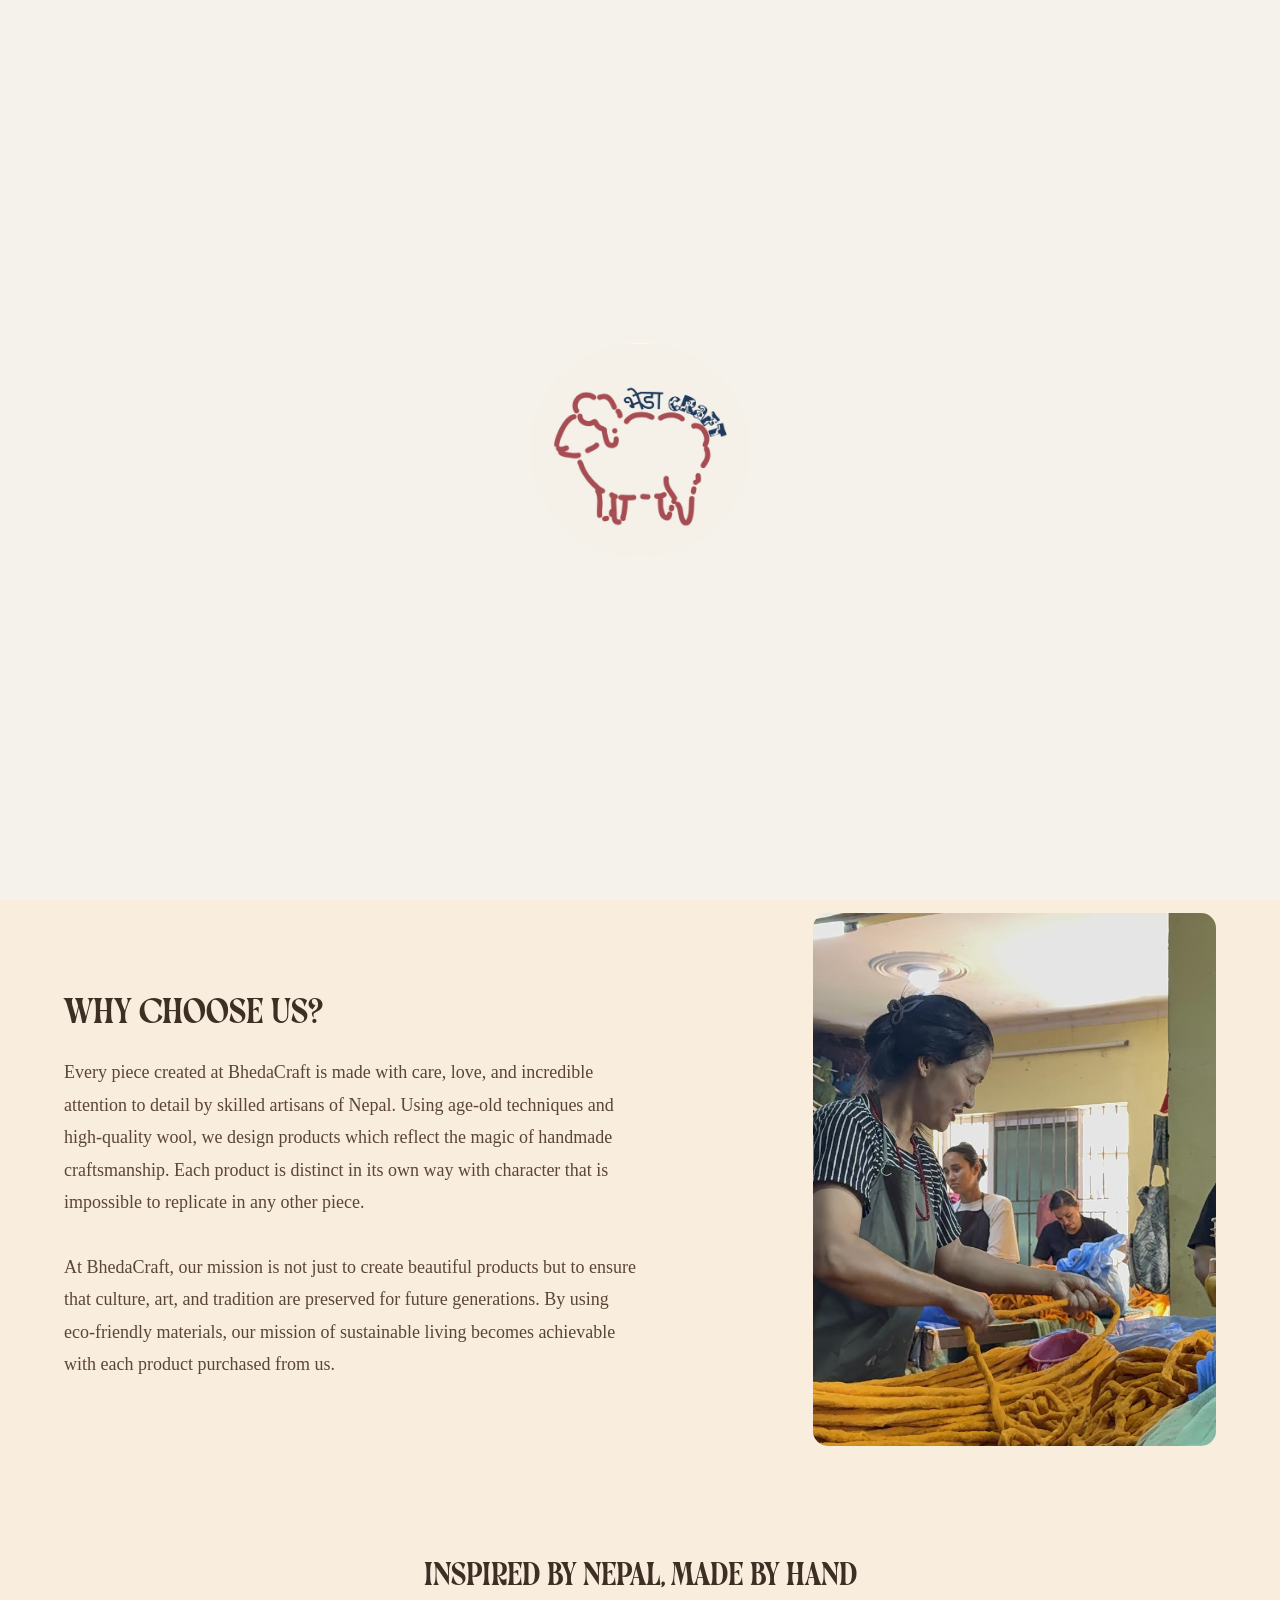
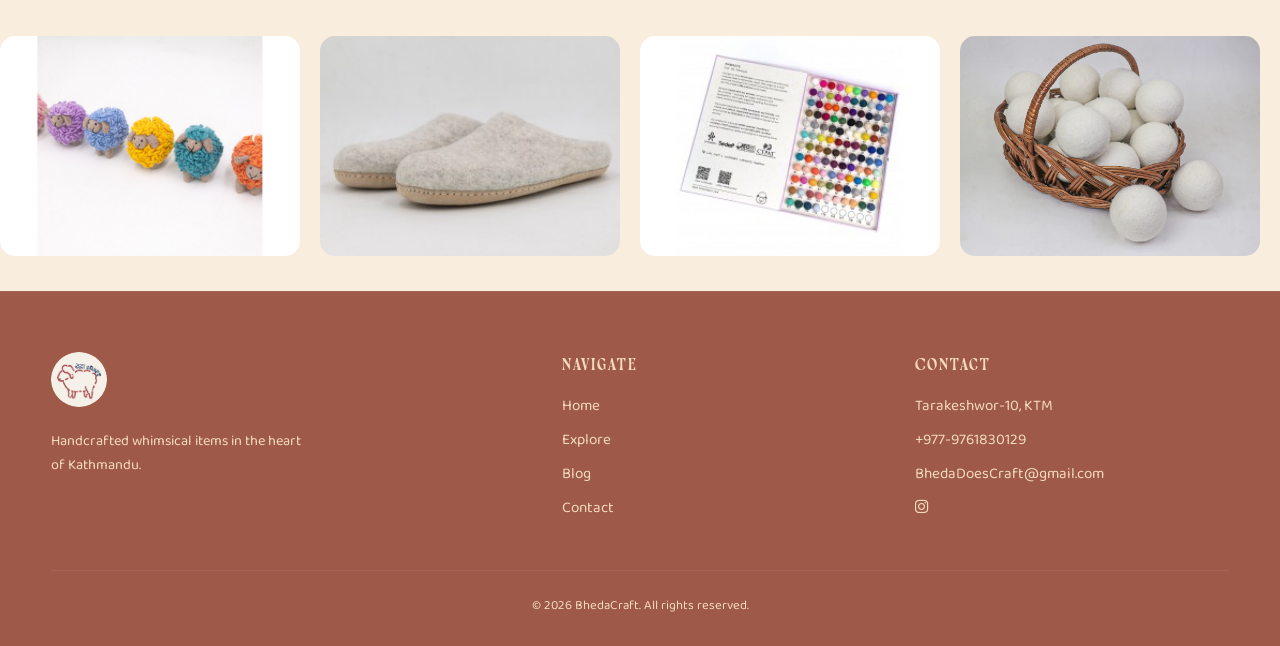
<file: index.html>
<!DOCTYPE html>
    <html lang="en">
    <head>
    <meta charset="utf-8">
    <meta name="viewport" content="width=device-width, initial-scale=1">
    <meta name="description" content="Home page of website">
    <title>BhedaCraft</title>
    <link rel="stylesheet" href="https://cdnjs.cloudflare.com/ajax/libs/font-awesome/6.7.2/css/all.min.css">
    
    <!-- Google Fonts -->
    <link rel="preconnect" href="https://fonts.googleapis.com">
    <link rel="preconnect" href="https://fonts.gstatic.com" crossorigin>
    <link href="https://fonts.googleapis.com/css2?family=Baloo+2:wght@400;600;700;800&display=swap" rel="stylesheet">
    <link rel="stylesheet" href="style.css">
    <script src="script.js"></script>
    <style>
        * {
        margin: 0;
        padding: 0;
        box-sizing: border-box;
    }
   
        .heroButtons{
            display: flex;
            gap: 20px;
        }
        
        .heroLink{
            display: inline-block;
            background:  #FFF8F0;
            color: #5B342C;
            text-decoration: none;
            padding: 15px 35px;
            border-radius: 30px;
            font-size: 18px;
            font-weight: bold;
            transition: 0.3s;
            border: none;    
        }
        .heroLink:hover{
            background-color:#F1DFC9;
        }
        .why{
            width:90%;
            margin:60px auto;
            display:flex;
            align-items:center;
            justify-content:space-between;
            gap:50px;
        }

        .why-text{
            width:50%;
        }

        .why-text h2{
            font-family: 'Fisterra Fora', sans-serif;
            color:#3E2F24;
            font-size:36px;
            margin-bottom:15px;
        }

        .why-text p{
            color:#5B4636;
            line-height:1.8;
            font-size:18px;
            font-family: 'Baboo 2', cursive;
        }

        .why-image{
            width:35%;  
            
        }

        .why-image img{
            width:100%;
            border-radius:15px;
        }
    </style>

</head>
<body>
    <div id="loader">
        <img src="Assets/BhedaCraftLogo.png" alt="BhedaCraft Logo" class="logo">
    </div>
    <nav class="navbar">
        <a href="index.html">
            <img src="Assets/BhedaCraftLogo.png" alt="BhedaCraft Logo" class="Navphoto">
        </a>
    <ul class="nav-links">
        
        <li>
            <a href="#home" class="active">
                Home
            </a>
        </li>

        <li>
            <a href="explore.html">
                Explore
            </a>
        </li>

        <li>
            <a href="blog.html">
                Blog
            </a>
        </li>

        <li>
            <a href="contact.html">
                Contact
            </a>
        </li>

    </ul>
    </nav>
    
    
    <section style="position: relative; width: 100%;">
        <img src="Assets/HeroImageBD.png"
             alt="Hero Image"
             style="display: block; width: 100%; height: auto;">

        <div style="position: absolute;
                    top: 50%;
                    left: 8%;
                    transform: translateY(-50%);
                    color: #3E2F24;
                    max-width: 550px;">

            <!-- Fixed font-family with quotes -->
            <h1 style="font-family: 'Fisterra Fora', sans-serif;
                       font-size: 64px;
                       font-weight: 800;
                       margin: 0 0 20px 0;
                       line-height: 1.1;
                       color: #FFF8F0;">
                Whimsy In<br>Every Stitch 
            </h1>

            <p style="font-family: 'Baboo 2', cursive;
                      font-size: 22px;
                      line-height: 1.6;
                      margin-bottom: 35px; 
                      color: #FFF8F0">
                Discover artisan-crafted felt pieces where tradition, imagination, and sustainability come together beautifully.
            </p>
            <div class="heroButtons">
            <a href="#" onclick="openLogin(); return false;" class="heroLink">
                Login
            </a>
            
            <a href="explore.html" class="heroLink">
                Explore 
            </a>
            </div>
        </div>
    </section>

    <section class="why">
        <div class="why-text">
            <h2>Why Choose Us?</h2>
            <p>
                Every piece created at BhedaCraft is made with care, love, and
                incredible attention to detail by skilled artisans of Nepal. Using age-old
                techniques and high-quality wool, we design products which reflect the magic of
                handmade craftsmanship. Each product is distinct in its own way with character
                that is impossible to replicate in any other piece.
                <br> <br>   
                At BhedaCraft, our mission is not just to create beautiful products but to ensure
                that culture, art, and tradition are preserved for future generations. By using
                eco-friendly materials, our mission of sustainable living becomes achievable with
                each product purchased from us.
            </p>
        </div>

        <div class="why-image">
            <img src="Assets/WhyImage.png" alt="Handmade Felt Products">
        </div>
    </section>

    <!-- Fixed font-family with quotes -->
    <h1 style="text-align: center; padding-top: 40px; color: #3E2F24; font-family: 'Fisterra Fora', sans-serif;">Inspired by Nepal, Made by Hand</h1>
    
    <section class="image-slider">
        <div class="slide-track">
            <!-- First Set -->
            <img src="Assets/p1.jpg" alt="">
            <img src="Assets/p11.jpg" alt="">
            <img src="Assets/p12.jpg" alt="">
            <img src="Assets/p15.jpg" alt="">
            <img src="Assets/p8.jpg" alt="">
            <img src="Assets/p9.jpg" alt="">
            <img src="Assets/p6.jpg" alt="">

            <!-- Duplicate Set -->
            <img src="Assets/p1.jpg" alt="">
            <img src="Assets/p11.jpg" alt="">
            <img src="Assets/p12.jpg" alt="">
            <img src="Assets/p15.jpg" alt="">
            <img src="Assets/p8.jpg" alt="">
            <img src="Assets/p9.jpg" alt="">
            <img src="Assets/p6.jpg" alt="">
    </section>

    <footer>
		<footer class="footer">
    <div class="footer__inner">

      <!-- Brand column -->
      <div class="footer__brand">   
        
        <img src="Assets/BhedaCraftLogo.png" style="border-radius: 50%;" alt="Bheda Craft Logo" />
        <p>Handcrafted whimsical items in the heart of Kathmandu.</p>
      </div>

      <!-- Quick Links -->
      <div class="footer__col">
        <h4 style="font-family: 'Fisterra Fora', sans-serif;">Navigate</h4>
        <a href="index.html">Home</a>
        <a href="explore.html">Explore</a>
        <a href="blog.html">Blog</a>
        <a href="contact.html">Contact</a>
      </div>

      <!-- Contact -->
      <div class="footer__col">
        <h4 style="font-family: 'Fisterra Fora', sans-serif;" >Contact</h4>
        <p>Tarakeshwor-10, KTM</p>
        
        <p>+977-9761830129</p>
        
        <a href="mailto:bhedadoescraft@gmail.com">BhedaDoesCraft@gmail.com</a>
        
        <a href="https://instagram.com/bhedacraft" target="_blank" rel="noopener"><i class="fa-brands fa-instagram"></i></a>
      </div>

    </div>

    <div class="footer__bottom">
      <p>&copy; 2026 BhedaCraft. All rights reserved.</p>
    </div>
  </footer>
	

    <div class="loginsu" id="loginsu">
        <form class="popup" onsubmit="closeLogin(); return false;">
            <span class="close" onclick="closeLogin()">✕</span>
            <h2>Login</h2>
            <input type="text" placeholder="Username" required>
            <input type="password" placeholder="Password" required>
            <button type="submit">Login</button>
        </form>
    </div>
</body> 
</html>
</file>
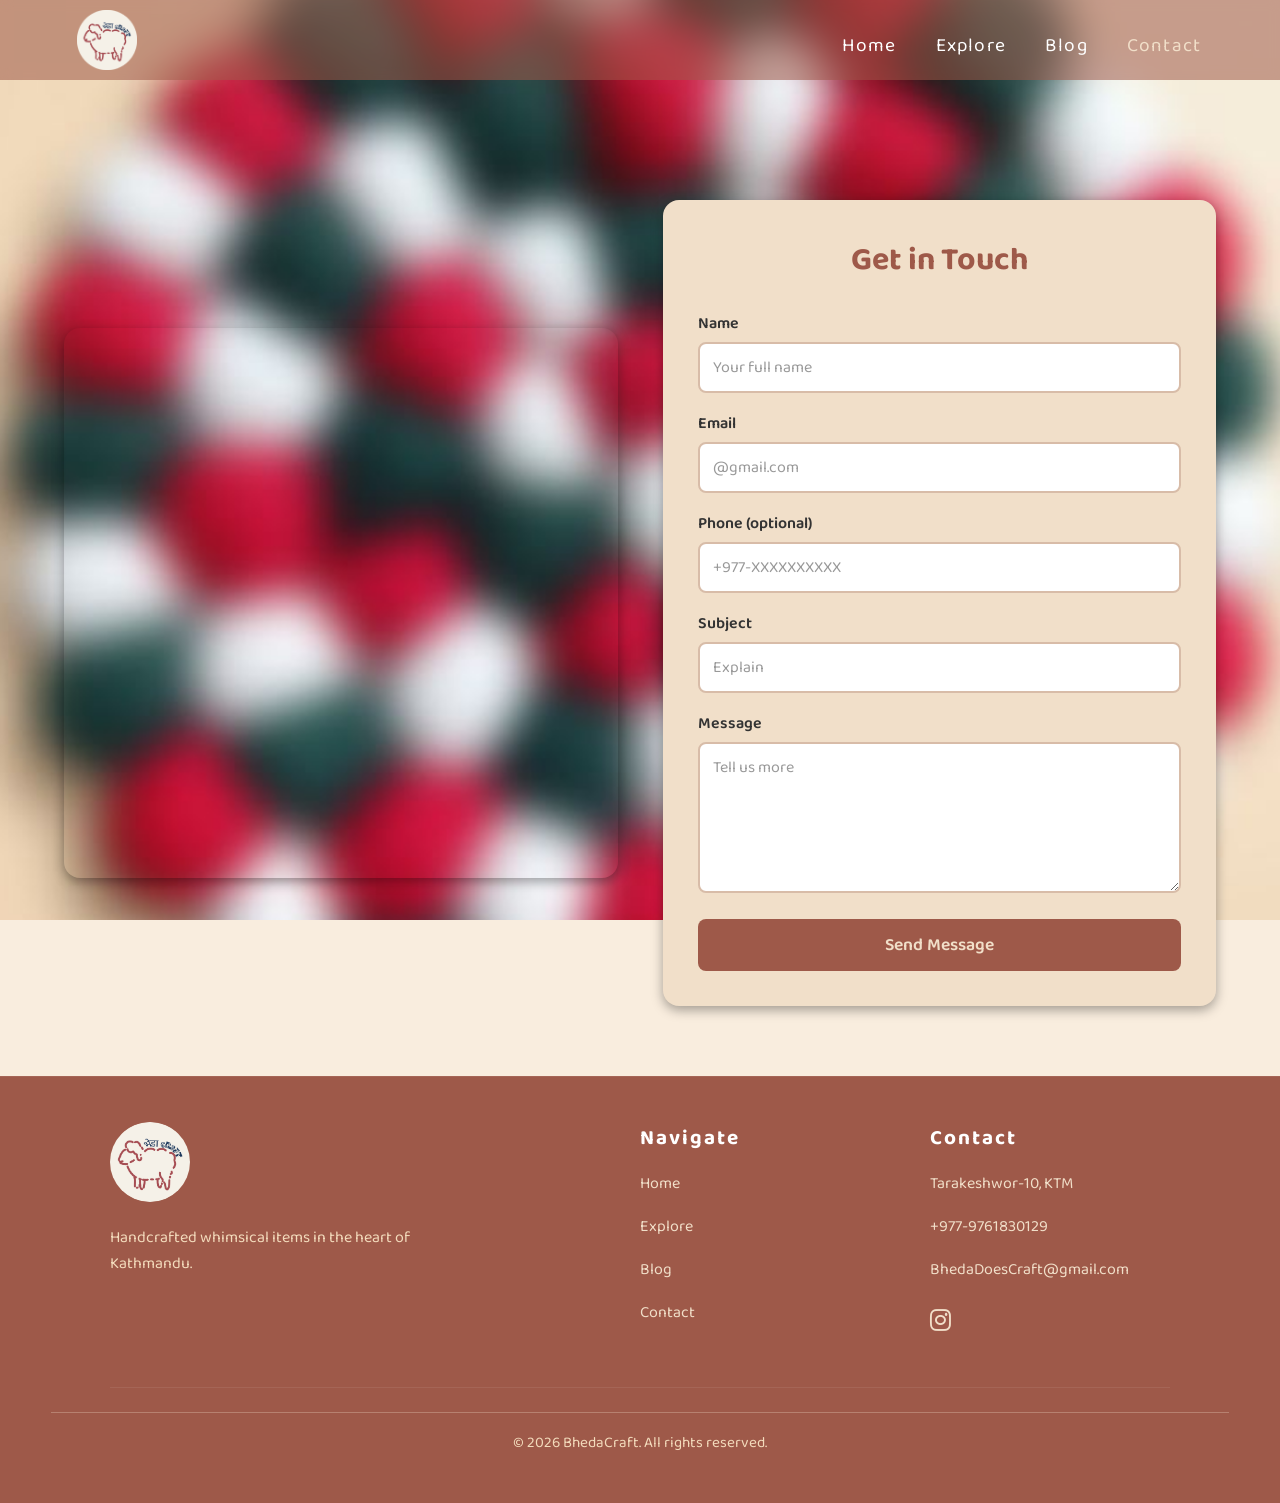
<file: contact.html>
<!DOCTYPE html>
<html lang="en">
<head>
    <meta charset="utf-8">
    <meta name="viewport" content="width=device-width, initial-scale=1">
    <meta name="description" content="Contact BhedaCraft">

    <!-- Font Awesome -->
    <link rel="stylesheet"
          href="https://cdnjs.cloudflare.com/ajax/libs/font-awesome/6.7.2/css/all.min.css">

    <!-- Google Fonts -->
    <link rel="preconnect" href="https://fonts.googleapis.com">
    <link rel="preconnect" href="https://fonts.gstatic.com" crossorigin>

    <link href="https://fonts.googleapis.com/css2?family=Baloo+2:wght@400;600;700;800&display=swap"
          rel="stylesheet">

    <link rel="stylesheet" href="style.css">
    <script src="script.js"></script>

    <style>

        * {
            margin: 0;
            padding: 0;
            box-sizing: border-box;
        }

        body {
            position: relative;
            color: #333;
            font-family: 'Baloo 2', cursive;
        }

        body::before {
            content: "";
            position: fixed;
            top: -20px;
            left: -20px;
            right: -20px;
            bottom: -20px;
            background-image: url('[data-uri]');
            background-repeat: no-repeat;
            background-position: center center;
            background-size: cover;
            z-index: -1;
        }


        .Navphoto {
            width: 60px;
            height: 60px;
            border-radius: 35%;
            display: block;
        }

        .navbar {
            position: relative;
            top: 0;
            left: 0;
            width: 100%;
            height: 80px;
            padding: 0 6%;
            display: flex;
            align-items: center;
            justify-content: space-between;
            background: rgba(158, 89, 73, 0.55);
            backdrop-filter: blur(6px);
            -webkit-backdrop-filter: blur(6px);
            z-index: 1000;
        }

        .nav-links {
            display: flex;
            align-items: center;
            gap: 35px;
            list-style: none;
        }

        .nav-links a {
            position: relative;
            text-decoration: none;
            color: #fff;
            font-family: 'Baloo 2', cursive;
            font-size: 1.2rem;
            letter-spacing: 1.2px;
            padding: 4px 2px;
            transition: 0.25s ease;
        }

        .nav-links a::after {
            content: "";
            position: absolute;
            left: 0;
            bottom: -4px;
            width: 0;
            height: 2px;
            background: #F1DFC9;
            transition: width 0.25s ease;
        }

        .nav-links a:hover {
            color: #F1DFC9;
            transform: translateY(-2px);
        }

        .nav-links a:hover::after {
            width: 100%;
        }

        .nav-links a.active {
            color: #F1DFC9;
        }

        .nav-links a.active::after {
            width: 100%;
        }
         nav.navbar a::after {
            display: none;
      
        }

        .contact-container {
            width: 90%;
            max-width: 1200px;
            margin: 120px auto 60px;
            display: grid;
            grid-template-columns: 1fr 1fr;
            gap: 45px;
            align-items: center;
        }


        .map-section {
            width: 100%;
        }

        .map {
            width: 100%;
            height: 550px;
            display: block;
            border: 0;
            border-radius: 16px;
            box-shadow: 0 4px 12px rgba(0, 0, 0, 0.35);
        }


        .contact-form-section {
            width: 100%;
            margin: 0;
            padding: 35px;
            background: #F1DFC9;
            border-radius: 16px;
            box-shadow: 0 4px 12px rgba(0, 0, 0, 0.35);
            font-family: 'Baloo 2', cursive;
        }

        .contact-heading {
            font-family: 'Baloo 2', cursive;
            color: #9E5949;
            margin-bottom: 25px;
            text-align: center;
            font-size: 2rem;
            font-weight: 700;
        }

        .form-group {
            margin-bottom: 18px;
        }

        .form-group label {
            display: block;
            font-family: 'Baloo 2', cursive;
            margin-bottom: 6px;
            font-size: 1rem;
            font-weight: 600;
            color: #333;
        }

        .form-group input,
        .form-group textarea {
            width: 100%;
            padding: 11px 13px;
            border: 2px solid #d8bca8;
            border-radius: 8px;
            font-family: 'Baloo 2', cursive;
            font-size: 1rem;
            background: #fff;
            color: #333;
            transition: 0.25s ease;
        }

        .form-group textarea {
            resize: vertical;
            min-height: 120px;
        }

        .form-group input:focus,
        .form-group textarea:focus {
            outline: none;
            border-color: #9E5949;
            box-shadow: 0 0 0 2px rgba(158, 89, 73, 0.15);
        }

        .form-group input::placeholder,
        .form-group textarea::placeholder {
            color: #999;
        }



        .submit-btn {
            width: 100%;
            padding: 12px;
            background: #9E5949;
            color: #F1DFC9;
            border: none;
            border-radius: 8px;
            font-family: 'Baloo 2', cursive;
            font-size: 1.1rem;
            font-weight: 600;
            cursor: pointer;
            transition: 0.25s ease;
        }

        .submit-btn:hover {
            background: #b82d0e;
            transform: translateY(-2px);
        }


        .footer {
            background: #9E5949;
            color: #F1DFC9;
            margin-top: 70px;
            padding-top: 45px;
        }

        .footer__inner {
            width: 90%;
            max-width: 1200px;
            margin: auto;
            display: grid;
            grid-template-columns: 2fr 1fr 1fr;
            gap: 50px;
            padding-bottom: 40px;
        }

        .footer__brand img {
            width: 80px;
            height: 80px;
            object-fit: cover;
            margin-bottom: 15px;
        }

        .footer__brand p {
            max-width: 300px;
            font-size: 1rem;
            line-height: 1.6;
        }

        .footer__col {
            display: flex;
            flex-direction: column;
            gap: 8px;
        }

        .footer__col h4 {
            color: #fff;
            font-size: 1.3rem;
            margin-bottom: 8px;
        }

        .footer__col p,
        .footer__col a {
            color: #F1DFC9;
            text-decoration: none;
            font-size: 1rem;
        }

        .footer__col a:hover {
            color: #fff;
        }

        .footer__col i {
            font-size: 1.5rem;
            margin-top: 8px;
        }

        .footer__bottom {
            border-top: 1px solid rgba(241, 223, 201, 0.3);
            text-align: center;
            padding: 18px;
        }

        .footer__bottom p {
            font-size: 0.95rem;
        }



        @media (max-width: 900px) {

            .contact-container {
                width: 90%;
                grid-template-columns: 1fr;
                gap: 35px;
            }

            .map {
                height: 450px;
            }

            .footer__inner {
                grid-template-columns: 1fr 1fr;
            }

        }


        @media (max-width: 600px) {

            .navbar {
                height: auto;
                min-height: 80px;
                padding: 10px 5%;
                flex-direction: column;
                gap: 10px;
            }

            .nav-links {
                gap: 18px;
                flex-wrap: wrap;
                justify-content: center;
            }

            .nav-links a {
                font-size: 1rem;
            }

            .contact-container {
                width: 92%;
                margin: 35px auto;
                gap: 25px;
            }

            .map {
                height: 350px;
                border-radius: 12px;
            }

            .contact-form-section {
                padding: 25px 20px;
            }

            .contact-heading {
                font-size: 1.7rem;
            }

            .footer__inner {
                grid-template-columns: 1fr;
                gap: 30px;
                text-align: center;
            }

            .footer__brand p {
                margin: auto;
            }

            .footer {
                margin-top: 40px;
            }
        }

    </style>
</head>


<body>
    
    <nav class="navbar">
        <a href="index.html">
            <img src="Assets/BhedaCraftLogo.png" alt="BhedaCraft Logo" class="Navphoto">
        </a>
    <ul class="nav-links">
        
        <li>
            <a href="index.html" >
                Home
            </a>
        </li>

        <li>
            <a href="explore.html">
                Explore
            </a>
        </li>

        <li>
            <a href="blog.html">
                Blog
            </a>
        </li>


        <li>
            <a href="contact.html"class="active">
                Contact
            </a>
        </li>

    </ul>
    </nav>


    <main>

        <div class="contact-container">


            <!-- MAP LEFT -->

            <div class="map-section">

                <iframe
                    class="map"
                    src="https://www.google.com/maps/embed?pb=!1m18!1m12!1m3!1d3531.1003850466286!2d85.30798047554188!3d27.745049576161037!2m3!1f0!2f0!3f0!3m2!1i1024!2i768!4f13.1!3m3!1m2!1s0x39eb19d27efe2ec5%3A0xd33b75a3d0b266!2sNATURAL%20WOOL%20HOUSE!5e0!3m2!1sen!2snp!4v1787543341921!5m2!1sen!2snp"
                    allowfullscreen=""
                    loading="lazy"
                    referrerpolicy="strict-origin-when-cross-origin">
                </iframe>

            </div>


            <!-- FORM RIGHT -->

            <section class="contact-form-section">

                <h2 class="contact-heading">
                    Get in Touch
                </h2>

                <form class="contact-form"
                      action="#"
                      method="POST">

                    <div class="form-group">

                        <label for="name">
                            Name
                        </label>

                        <input
                            type="text"
                            id="name"
                            name="name"
                            placeholder="Your full name"
                            required>

                    </div>


                    <div class="form-group">

                        <label for="email">
                            Email
                        </label>

                        <input
                            type="email"
                            id="email"
                            name="email"
                            placeholder="@gmail.com"
                            required>

                    </div>


                    <div class="form-group">

                        <label for="phone">
                            Phone (optional)
                        </label>

                        <input
                            type="tel"
                            id="phone"
                            name="phone"
                            placeholder="+977-XXXXXXXXXX">

                    </div>


                    <div class="form-group">

                        <label for="subject">
                            Subject
                        </label>

                        <input
                            type="text"
                            id="subject"
                            name="subject"
                            placeholder="Explain"
                            required>

                    </div>


                    <div class="form-group">

                        <label for="message">
                            Message
                        </label>

                        <textarea
                            id="message"
                            name="message"
                            rows="5"
                            placeholder="Tell us more"
                            required></textarea>

                    </div>


                    <button
                        type="submit"
                        class="submit-btn">

                        Send Message

                    </button>

                </form>

            </section>

        </div>

    </main>


    <footer class="footer">

        <div class="footer__inner">


            <!-- Brand -->

            <div class="footer__brand">

                <img
                    src="Assets/BhedaCraftLogo.png"
                    alt="Bheda Craft Logo"
                    style="border-radius: 50%;">

                <p>
                    Handcrafted whimsical items in the heart of Kathmandu.
                </p>

            </div>


            <!-- Navigation -->

            <div class="footer__col">

                <h4>
                    Navigate
                </h4>

                <a href="index.html">
                    Home
                </a>

                <a href="explore.html">
                    Explore
                </a>

                <a href="blog.html">
                    Blog
                </a>

                <a href="contact.html">
                    Contact
                </a>

            </div>


            <!-- Contact -->

            <div class="footer__col">

                <h4>
                    Contact
                </h4>

                <p>
                    Tarakeshwor-10, KTM
                </p>

                <p>
                    +977-9761830129
                </p>

                <a href="mailto:bhedadoescraft@gmail.com">
                    BhedaDoesCraft@gmail.com
                </a>

                <a href="https://instagram.com/bhedacraft"
                   target="_blank"
                   rel="noopener"
                   aria-label="Instagram">

                    <i class="fa-brands fa-instagram"></i>

                </a>

            </div>

        </div>


        <div class="footer__bottom">

            <p>
                &copy; 2026 BhedaCraft. All rights reserved.
            </p>

        </div>

    </footer>

</body>
</html>
</file>
<file: style.css>
body{
    margin: 0; 
    padding: 0;
    background-color: #F9EDDE;
    box-sizing: border-box;
}
#logo{
        margin-right: auto;
    }

    
    :root {
        --cream: #fffaf3;
        --ink: #FFF8F0;;
        --green: #04aa6d;
        --soft-green: #dff7ec;
    }

    .navbar {
        position: absolute;
        top: 0;
        left: 0;
        width: 100%;
        height: 80px;
        padding: 0 6%;
        display: flex;
        align-items: center;
        justify-content: space-between;
        font-size: 40px;
        background: transparent;
        z-index: 1000;
    }

    .nav-links {
        display: flex;
        align-items: center;
        gap: 35px;
        list-style: none;
    }

    .nav-links a {
        position: relative;
        text-decoration: none;
        color: var(--ink);
        font-family: 'Baloo 2', cursive;
        font-size: 1.2rem;
        letter-spacing: 1.2px;
        padding: 4px 2px;
        transition: 0.25s ease;
    }

    .nav-links a::after {
        content: "";
        position: absolute;
        left: 0;
        bottom: -4px;

        width: 0;
        height: 2px;
        transition: width 0.25s ease;
    }

    .nav-links a:hover {
        color: #F1DFC9;
        transform: translateY(-2px);
    }

    .nav-links a:hover::after {
        width: 100%;
    }

    .nav-links a.active {
        color: #F1DFC9;
    }

    .nav-links a.active::after {
        width: 100%;
    }
.footer {
  background: #9E5949;
  border-top: 1px solid rgba(255,255,255,0.07);
  padding: 60px clamp(20px, 4vw, 60px) 30px;
  font-family: 'Baloo 2', cursive;
  
}

.footer__inner {
  max-width: var(--container);
  margin: 0 auto;
  display: grid;
  grid-template-columns: 1.5fr 1fr 1fr;
  gap: 40px;
  padding-bottom: 40px;
  border-bottom: 1px solid rgba(255,255,255,0.07);
}

.footer__brand img {
  width: 56px;
  margin-bottom: 14px;
}

.footer__brand p {
  font-size: 0.9rem;
  color: #F3DBBC;
  max-width: 260px;
  line-height: 1.7;
}

.footer__col h4 {
  font-family: 'Baloo 2', cursive;
  letter-spacing: 2px;
  font-size: 1rem;
  color: #F3DBBC;
  margin-bottom: 16px;
  text-decoration: none;
}

.footer__col a,
.footer__col p {
  display: block;
  font-size: 0.95rem;
  color: #F3DBBC;
  margin-bottom: 10px;
  transition: color 0.3s;
  text-decoration: none;
}

.footer__col a:hover { color: hsl(0, 0%, 100%) }

.footer__bottom {
  margin: 24px auto 0;
  text-align: center;
  font-size: 0.8rem;
  color: #F3DBBC;
  gap: 12px;
}

.footer__bottom a {
  color: var(--fire);
  font-weight: 600;
}
#loader {
  position: fixed;
  top: 0;
  left: 0;
  width: 100%;
  height: 100vh;
  background: #f5f1eb;

  display: flex;
  justify-content: center;
  align-items: center;

  z-index: 9999;
}

/* Logo styling */
.logo {
  width: 220px;
  animation: zoomFade 1.1s ease;
}
 .Navphoto{
       width: 60px;
        height: 60px;
        border-radius: 35%;
        display: block;
    }
    
/* Animation */
@keyframes zoomFade {
  0% {
    opacity: 0;
    transform: scale(0.8);
  }
  60% {
    opacity: 1;
    transform: scale(1.05);
  }
  100% {
    transform: scale(1);
  }
}
@font-face {
    font-family: "Fisterra Fora";
    src: url("./Fonts/fontspring-demo-tty-fisterra-fora.otf") format("opentype");
}

@font-face {
    font-family: "Fisterra Morte";
    src: url("./Fonts/fontspring-demo-tty-fisterra-morte.otf") format("opentype");
}
.loginsu {
    display: none;
    position: fixed;
    inset: 0;
    background: rgba(0,0,0,0.5);
    justify-content: center;
    align-items: center;
}

.popup {
    background: #F3DBBC;
    width: 300px;
    max-width: 90%;
    padding: 30px;
    text-align: center;
    position: relative;
}

.popup h2 {
    font-size: 30px;
    margin-bottom: 20px;
}

.popup input,
.popup button {
    width: 100%;
    padding: 15px;
    margin-top: 15px;
    box-sizing: border-box;
}

.popup input {
    border: 1px solid #999;
    font-size: 14px;
}

.popup button {
    background: #3d5f2f;
    color: white;
    border: none;
    cursor: pointer;
    font-size: 14px;
}

.close {
    position: absolute;
    top: 15px;
    right: 20px;
    font-size: 22px;
    cursor: pointer;
}
.image-slider{
    width:100%;
    overflow:hidden;
    padding:35px 0;
    background:#F9EDDE;
}

.slide-track{
    display:flex;
    width:max-content;
    animation:scroll 35s linear infinite;
}

.slide-track img{
    width:300px;
    height:220px;
    object-fit:cover;
    margin-right:20px;
    border-radius:15px;
    flex-shrink:0;
    transition:0.3s;
}

.slide-track img:hover{
    transform:scale(1.05);
}

@keyframes scroll{
    from{
        transform:translateX(0);
    }
    to{
        transform:translateX(calc(-320px * 7));
    }
}
</file>
